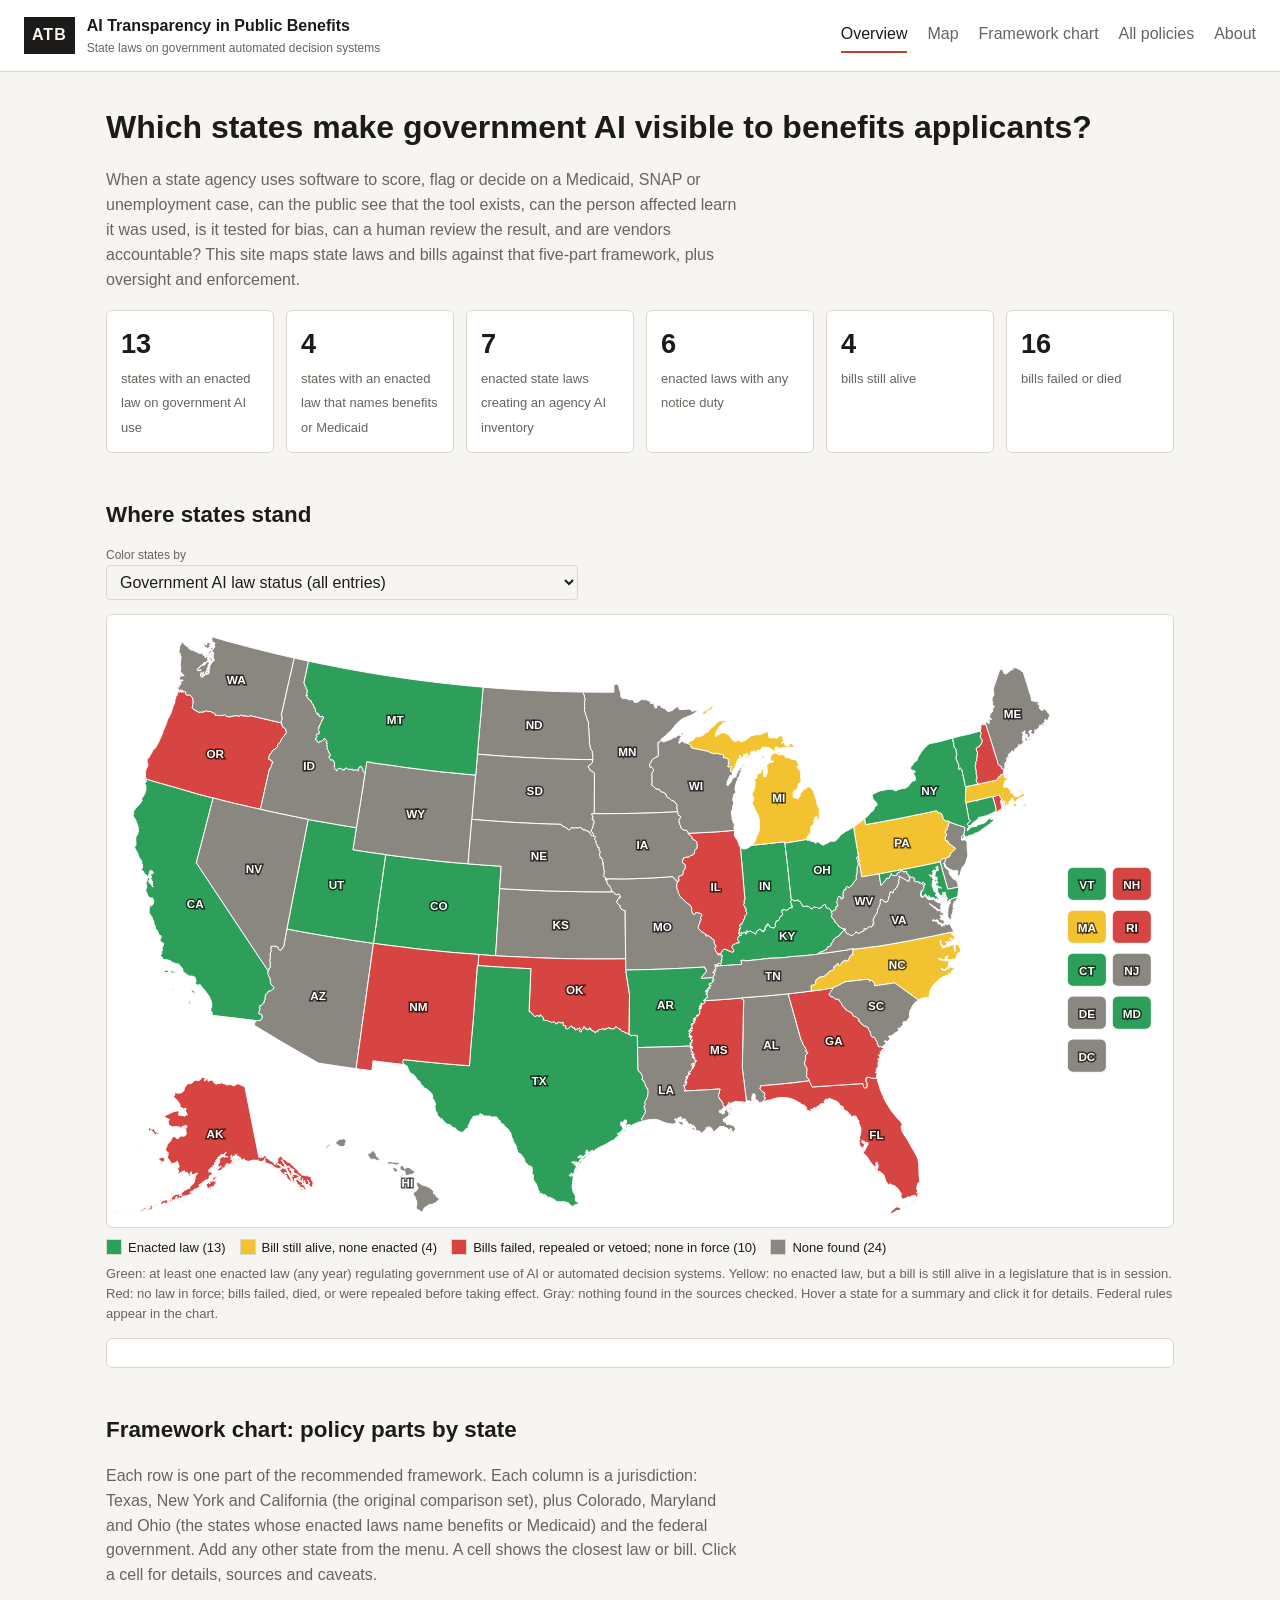
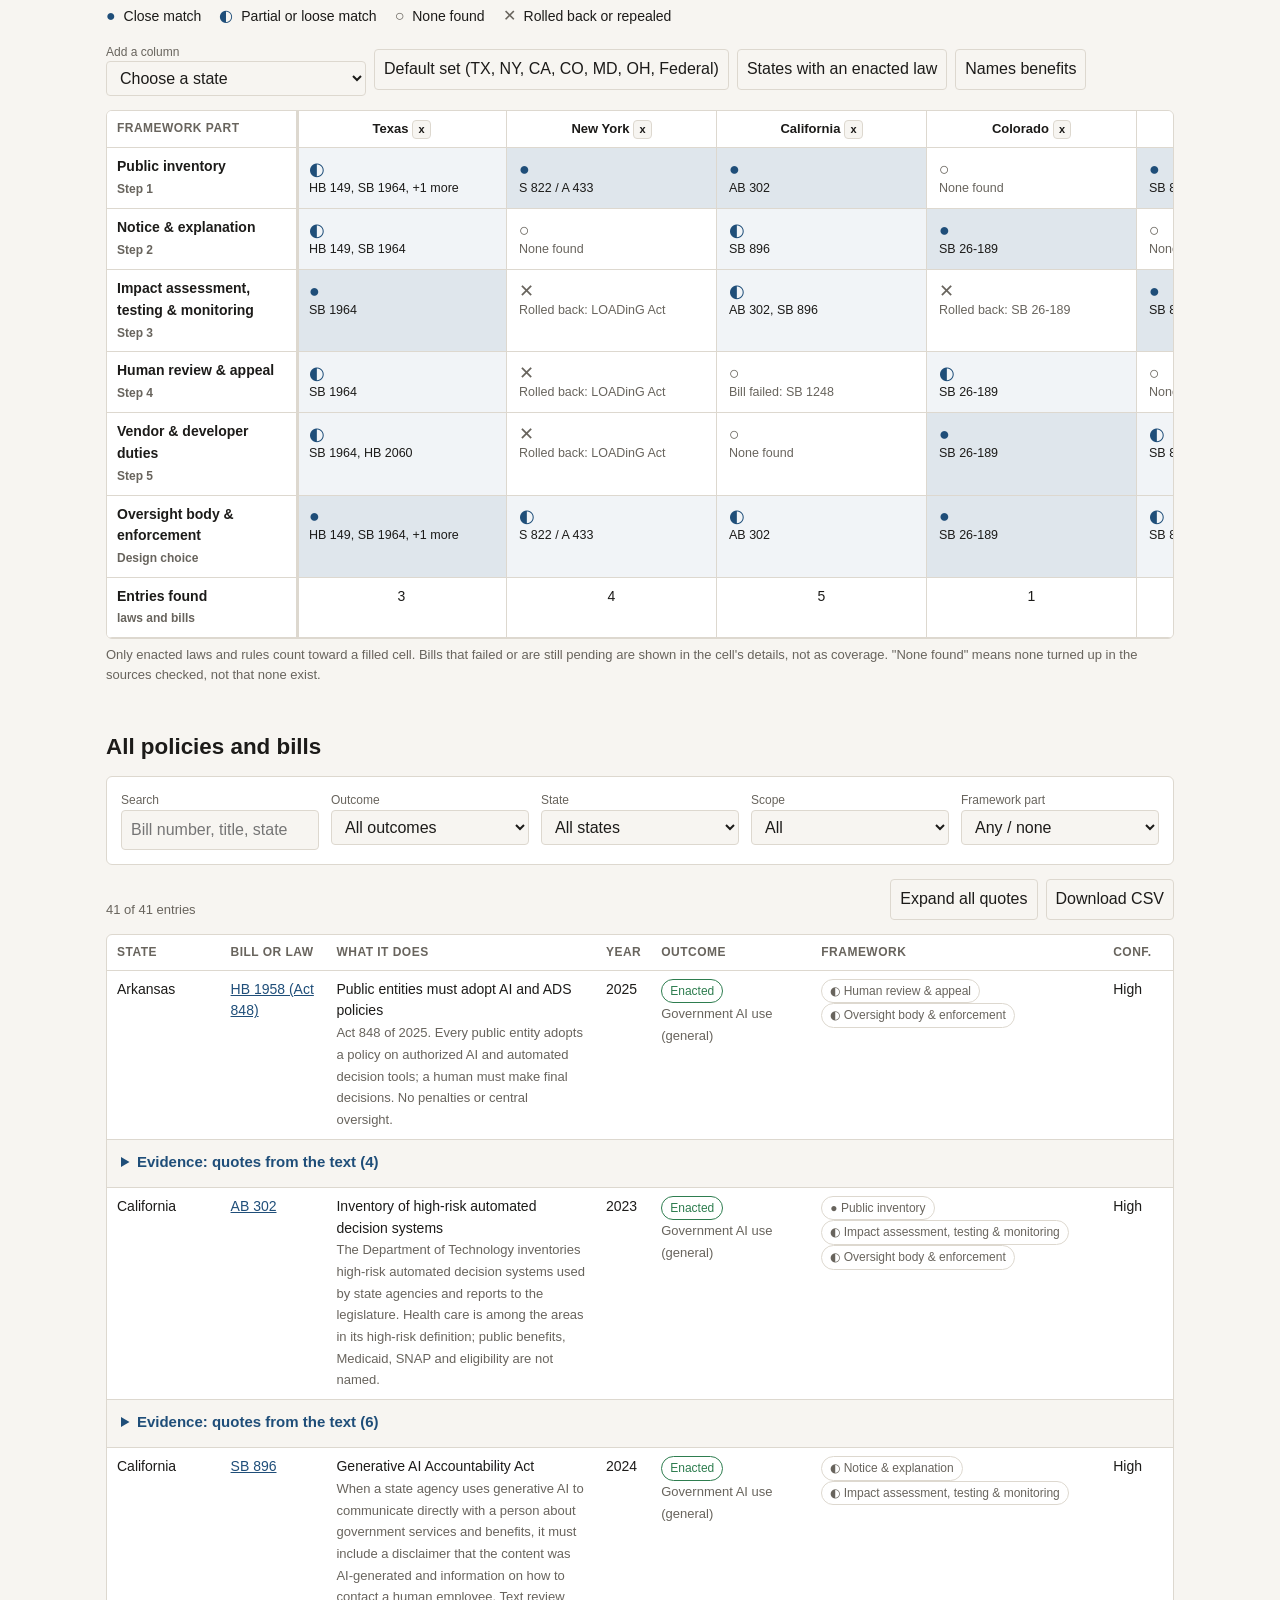
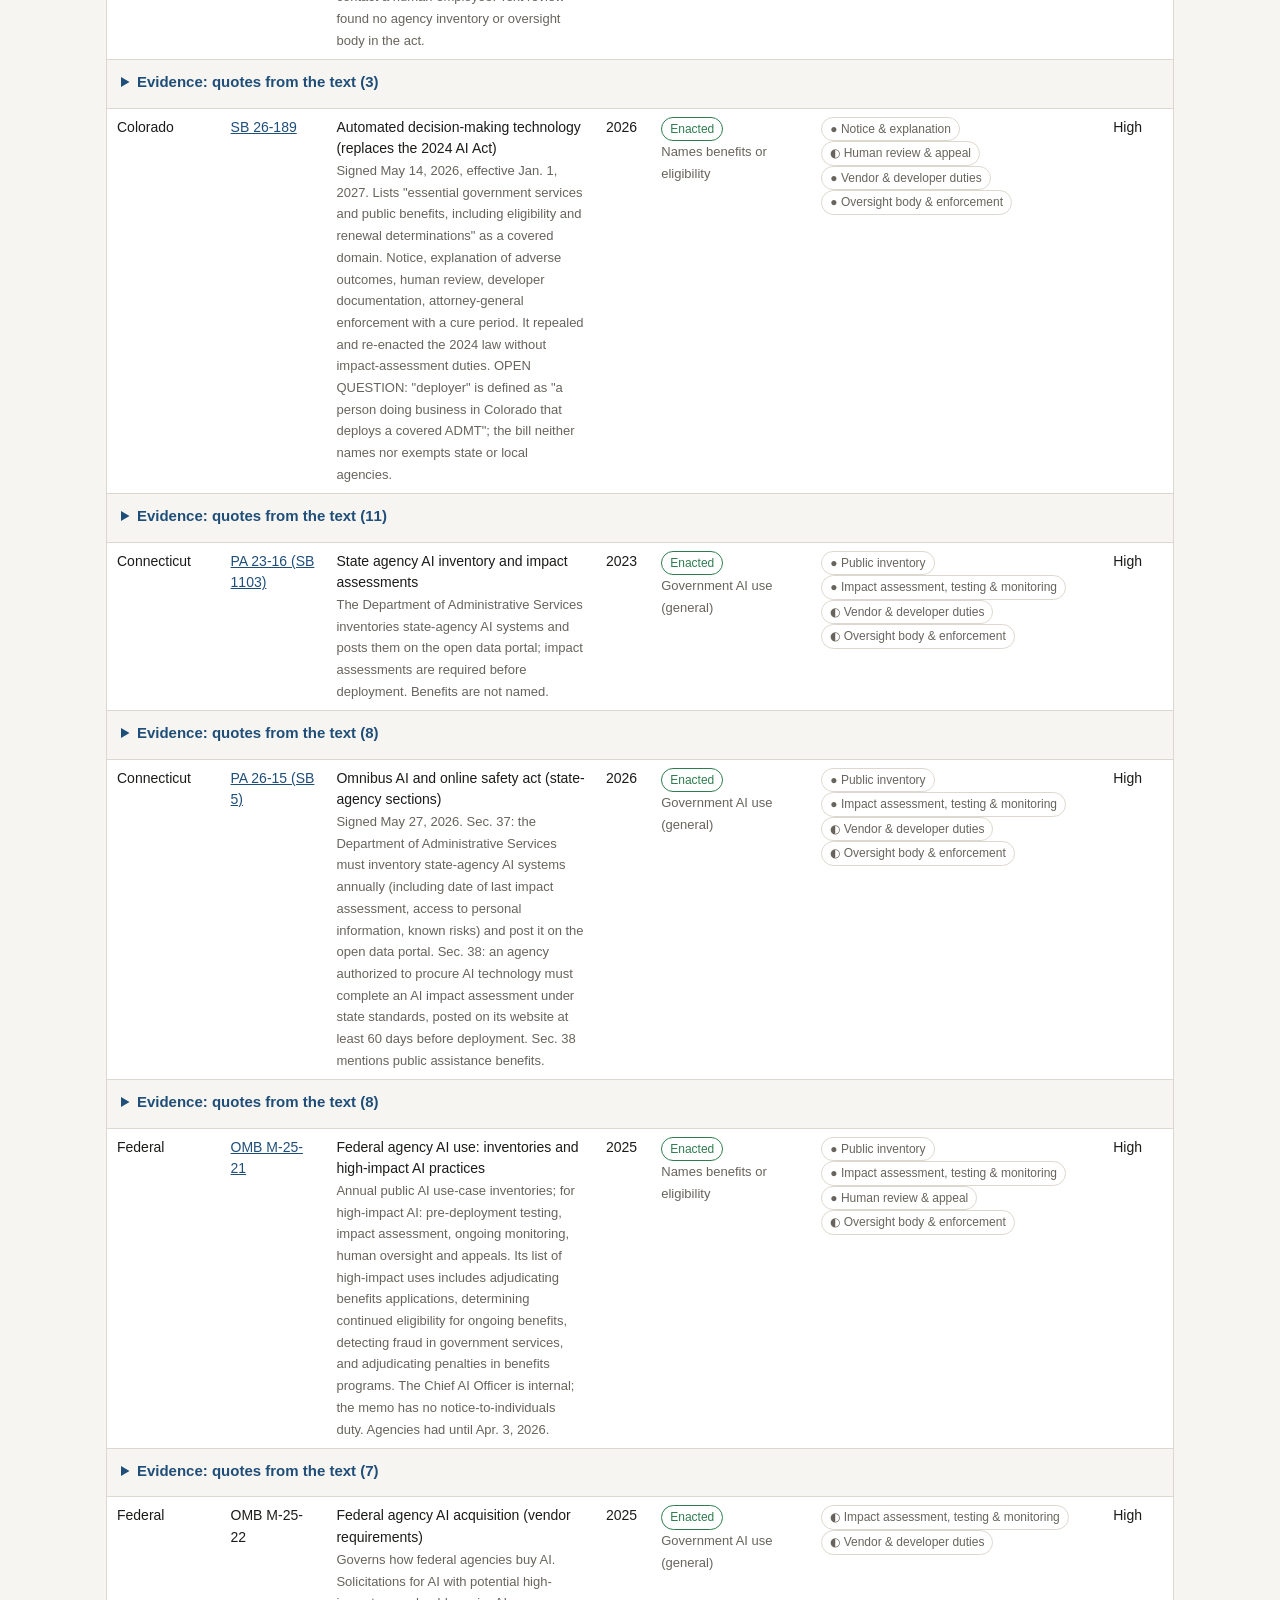
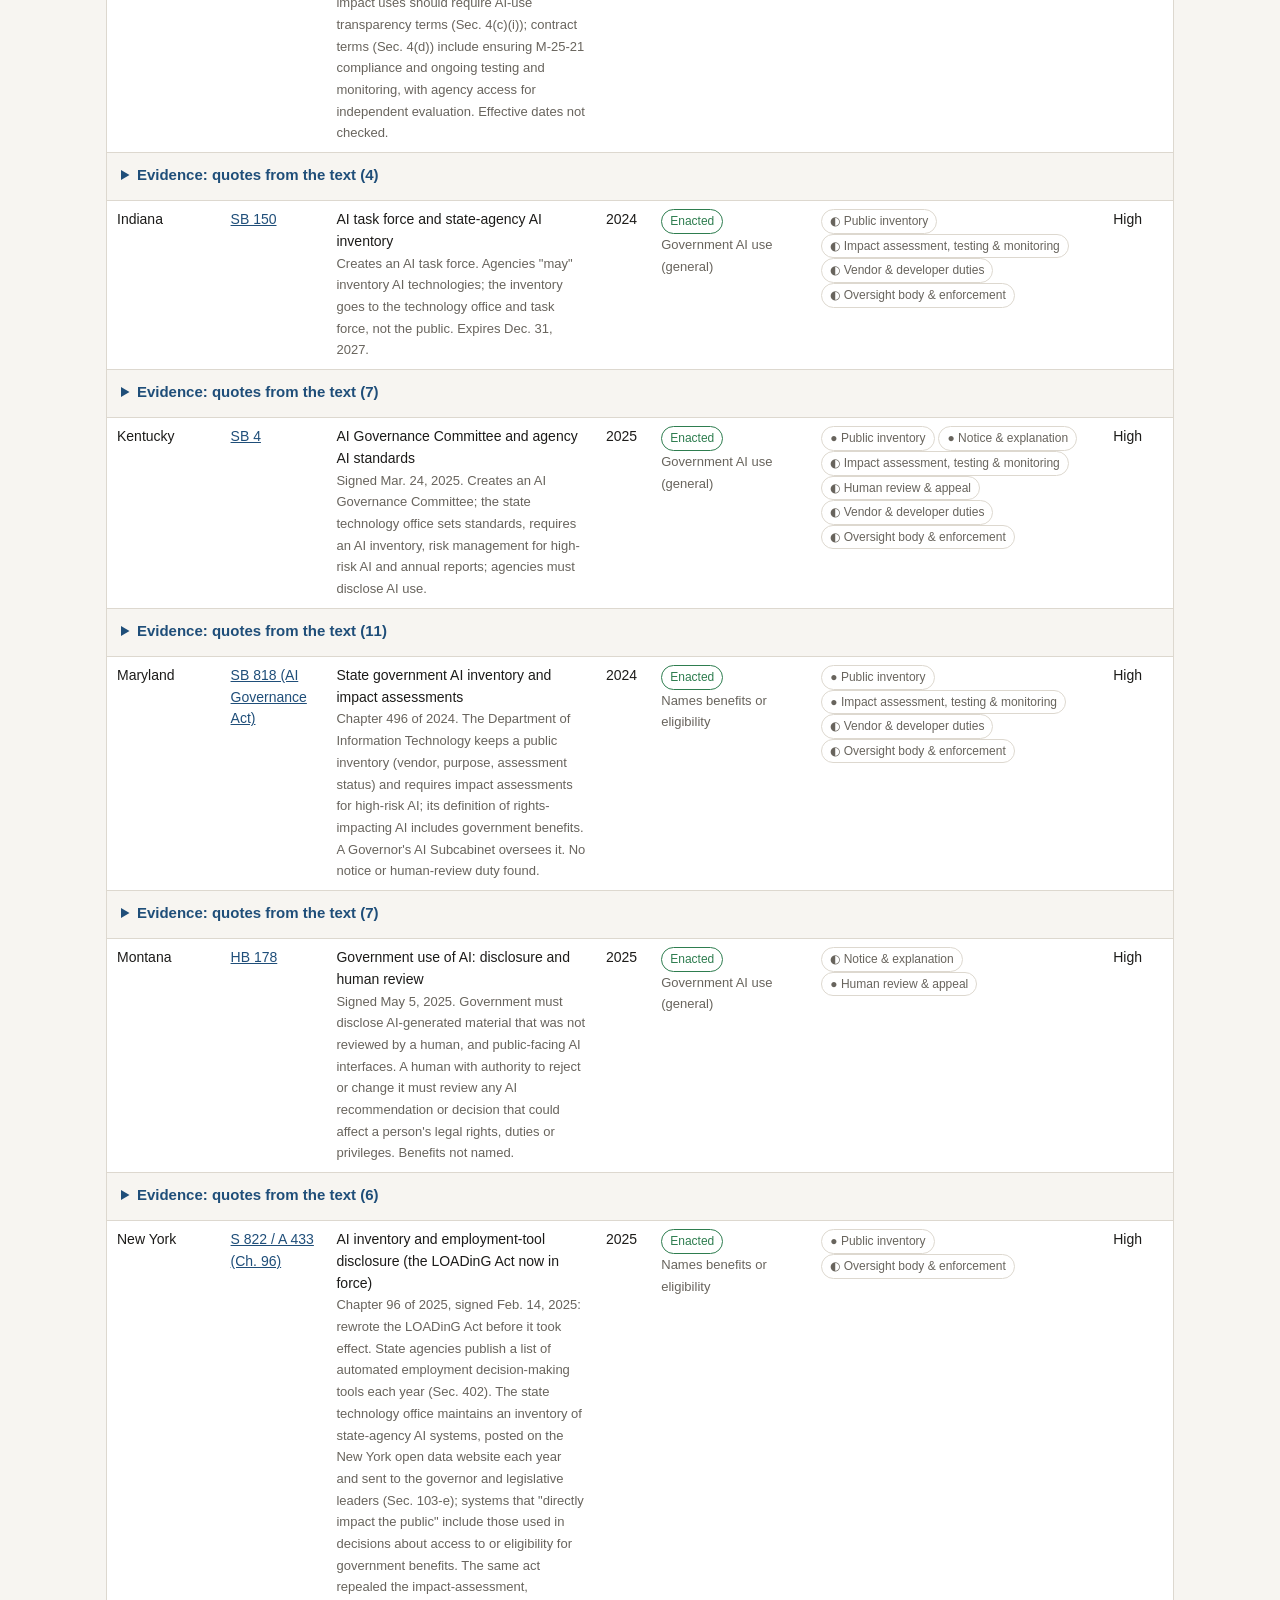
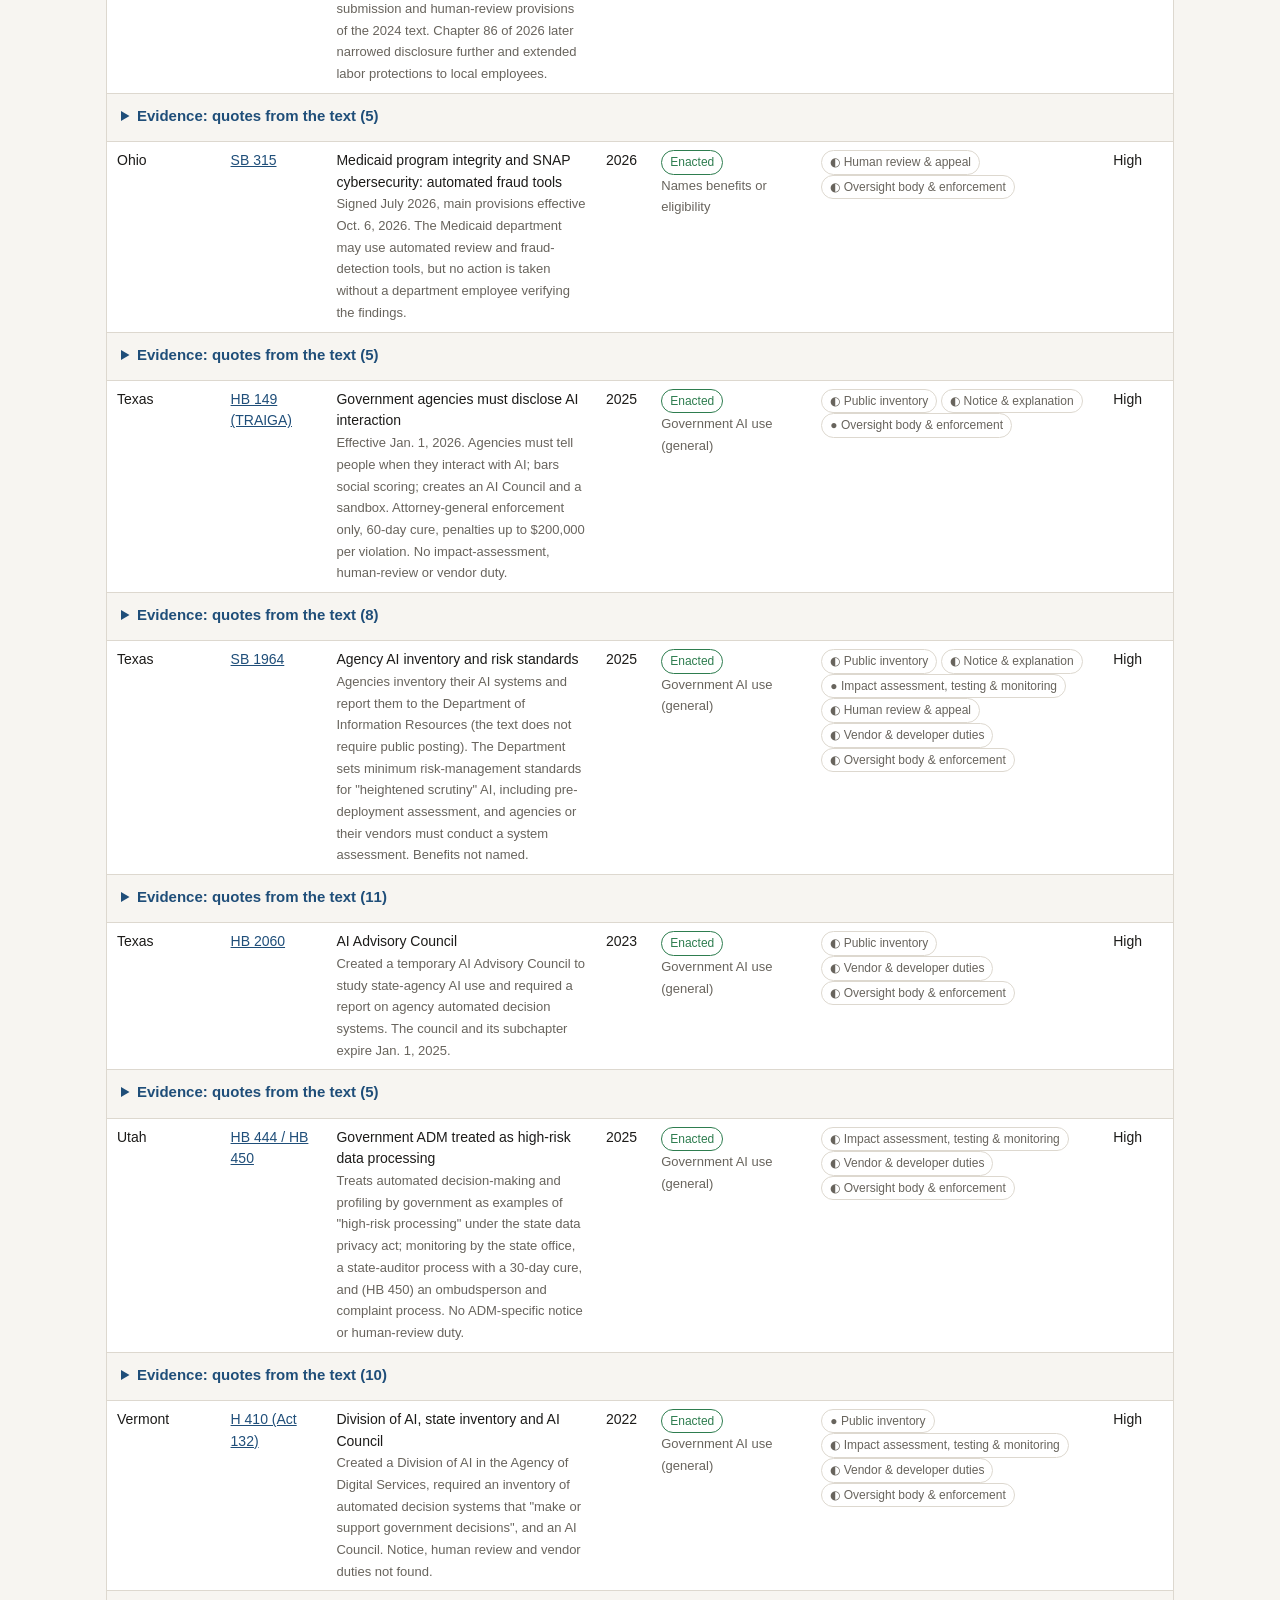
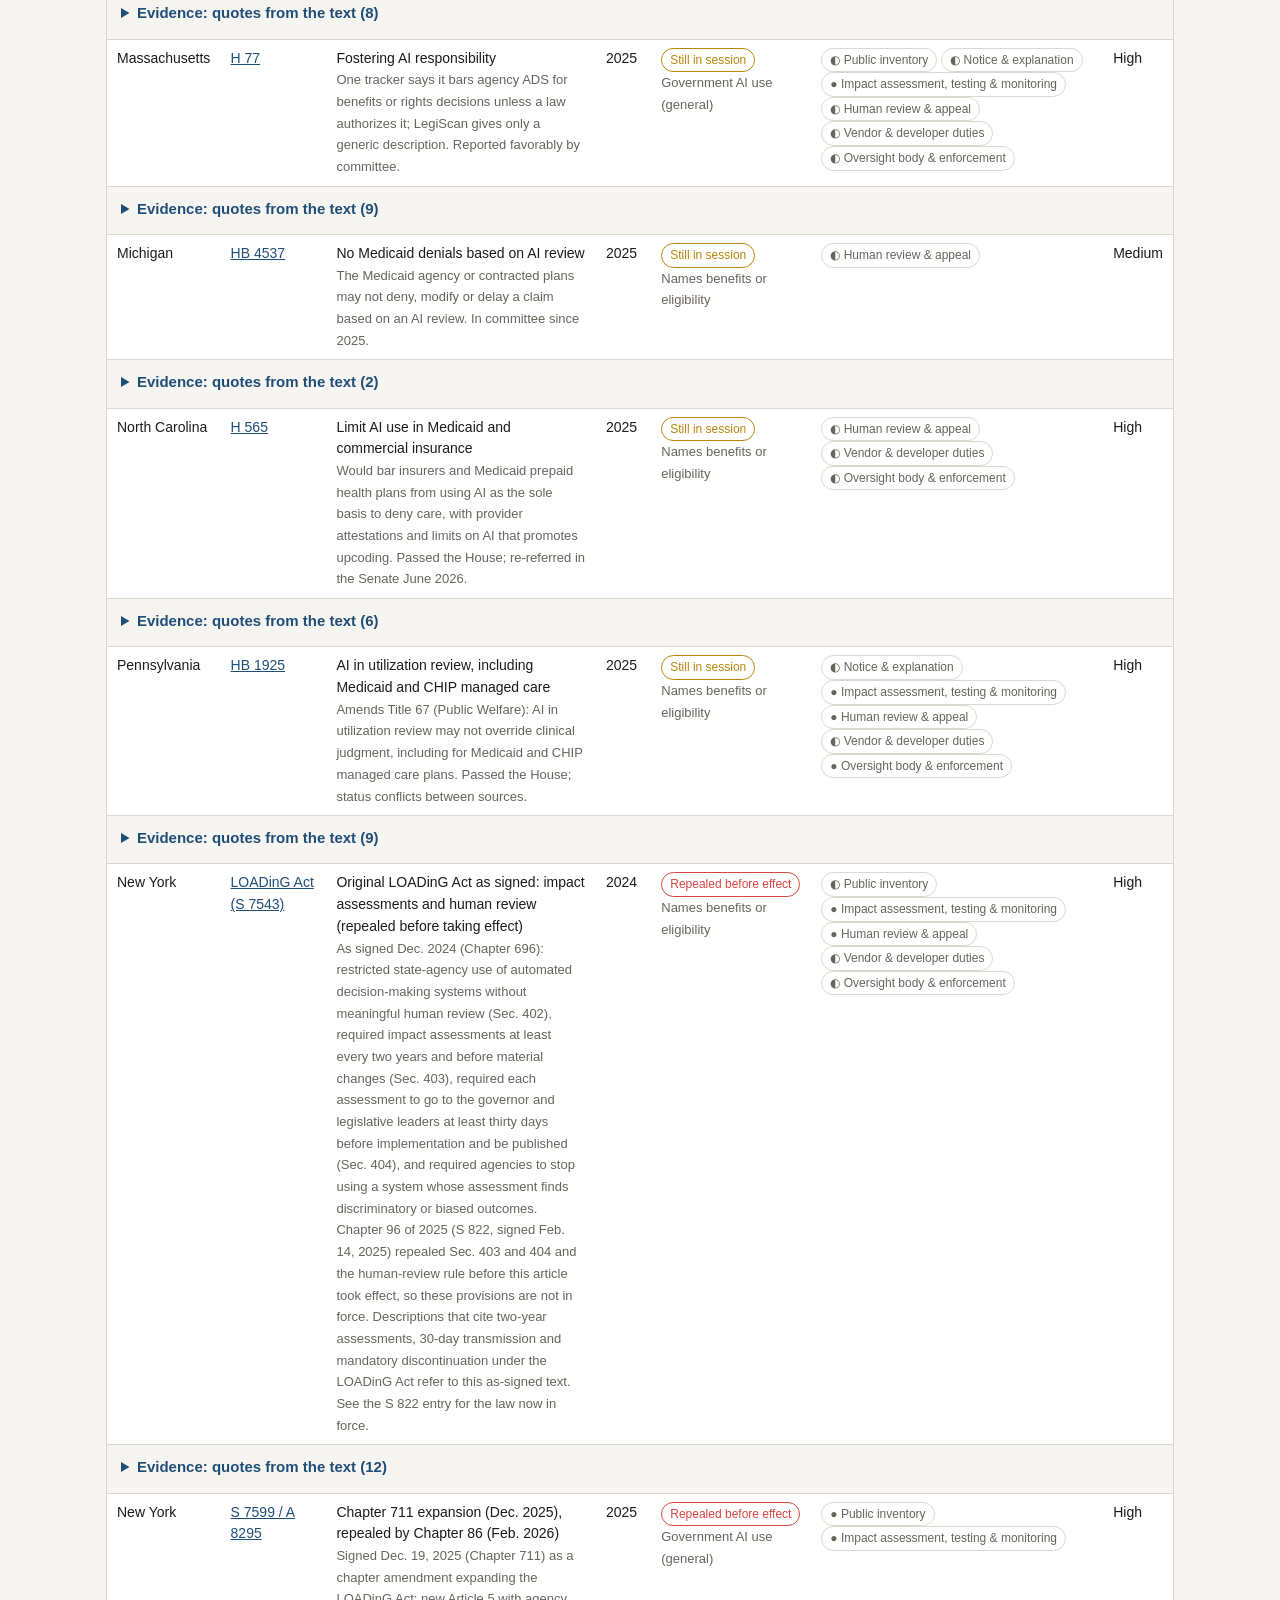
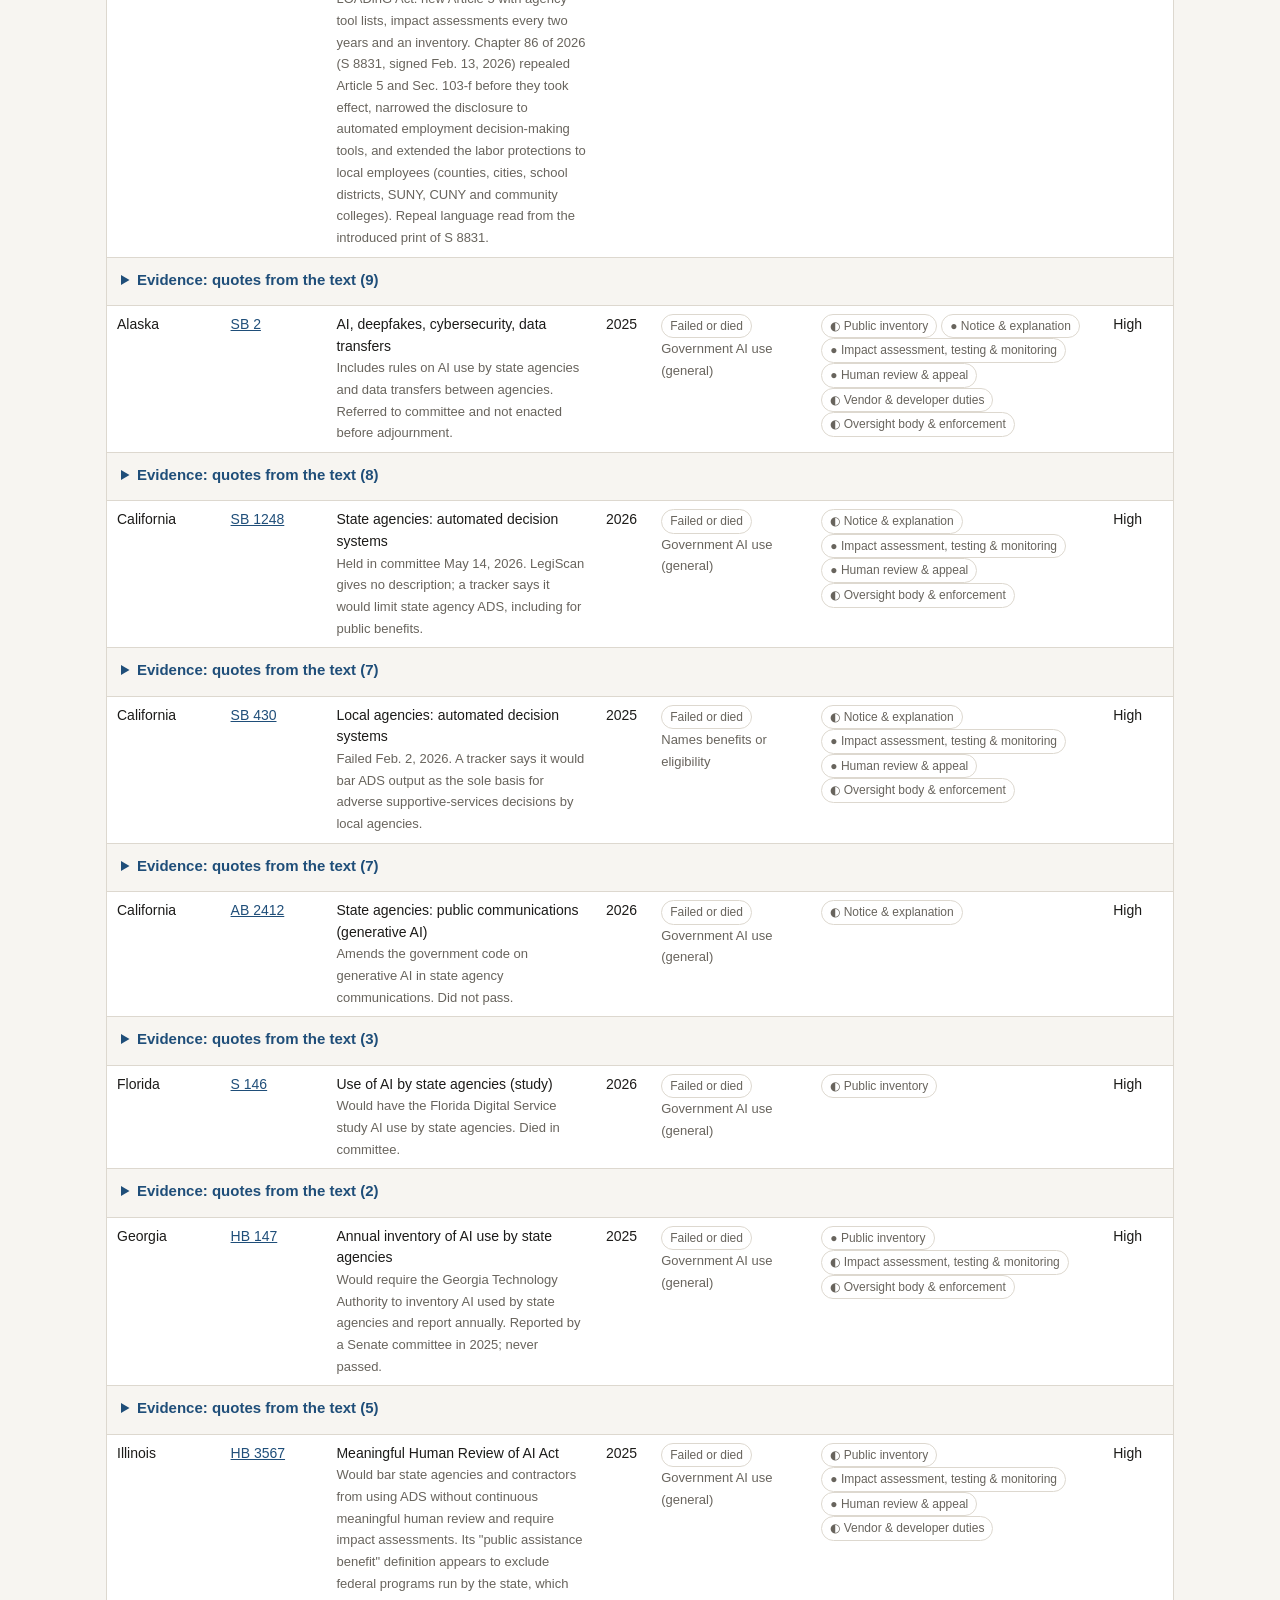
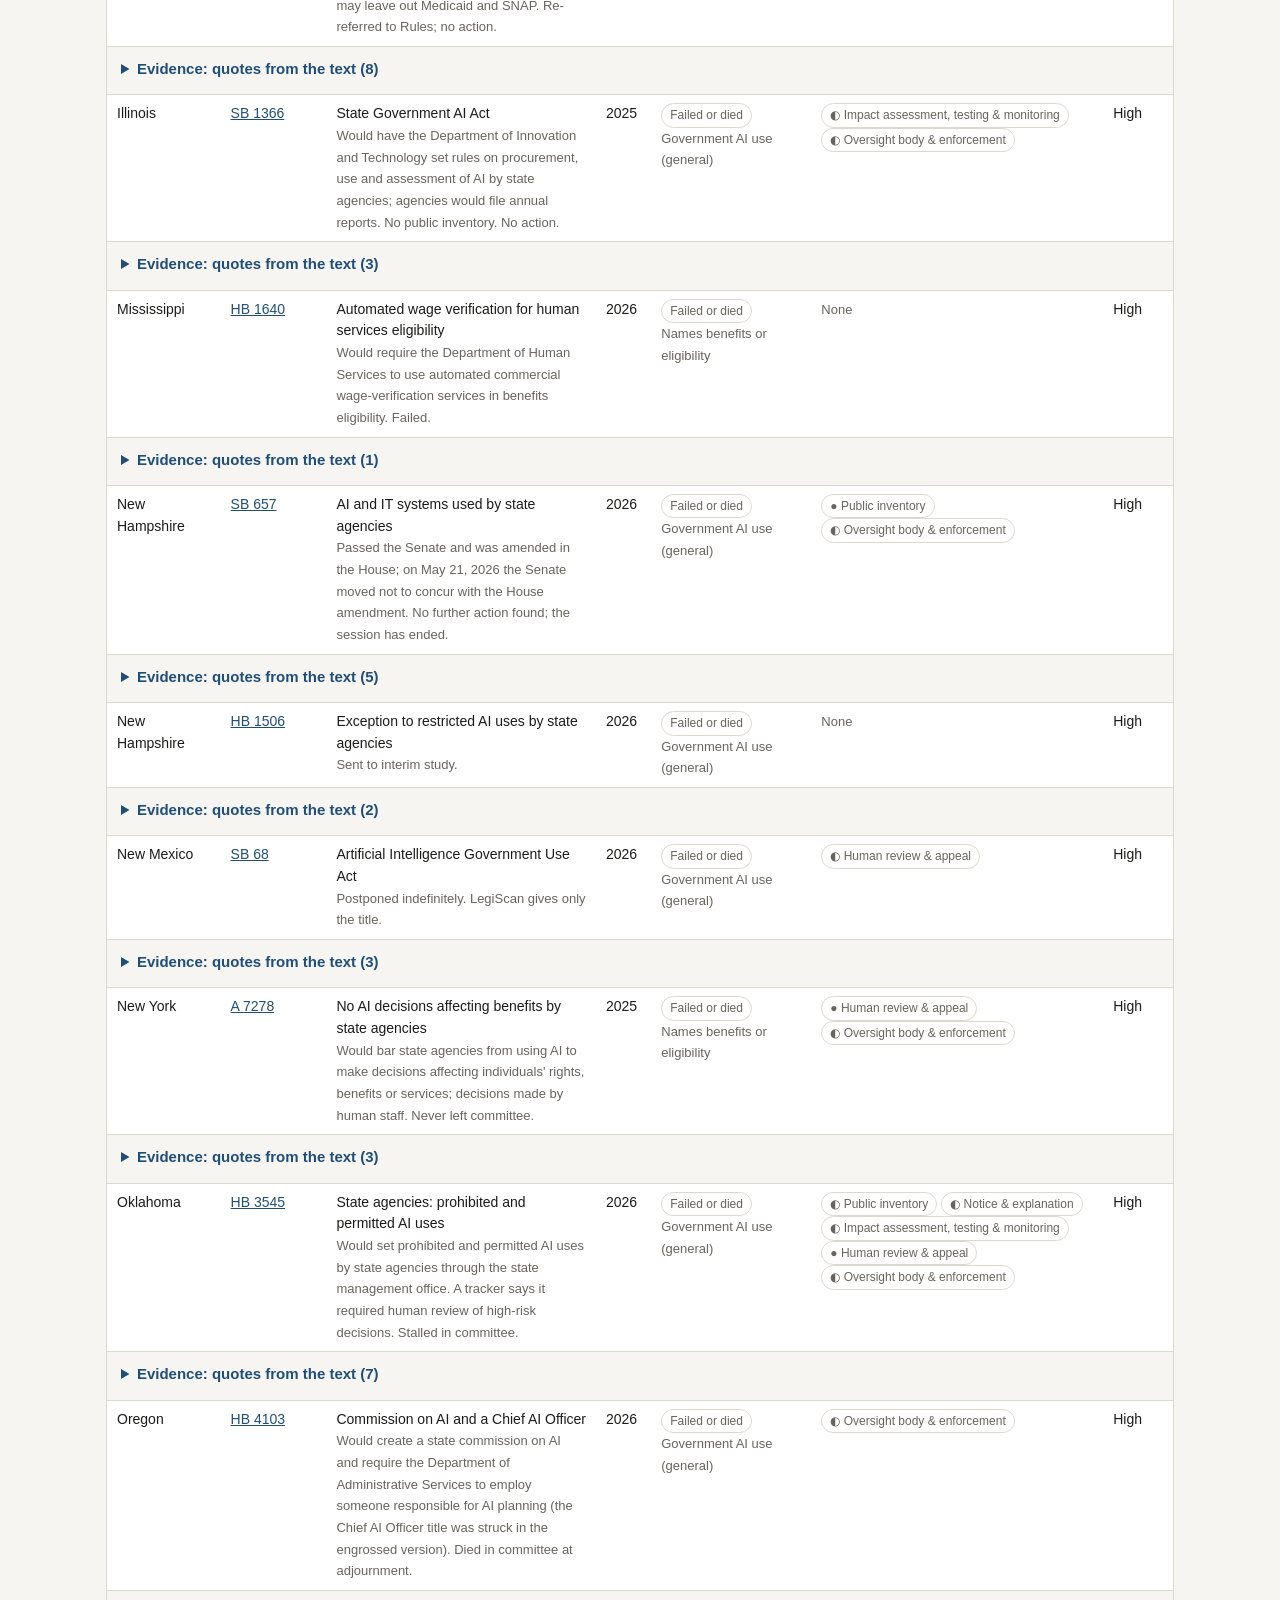
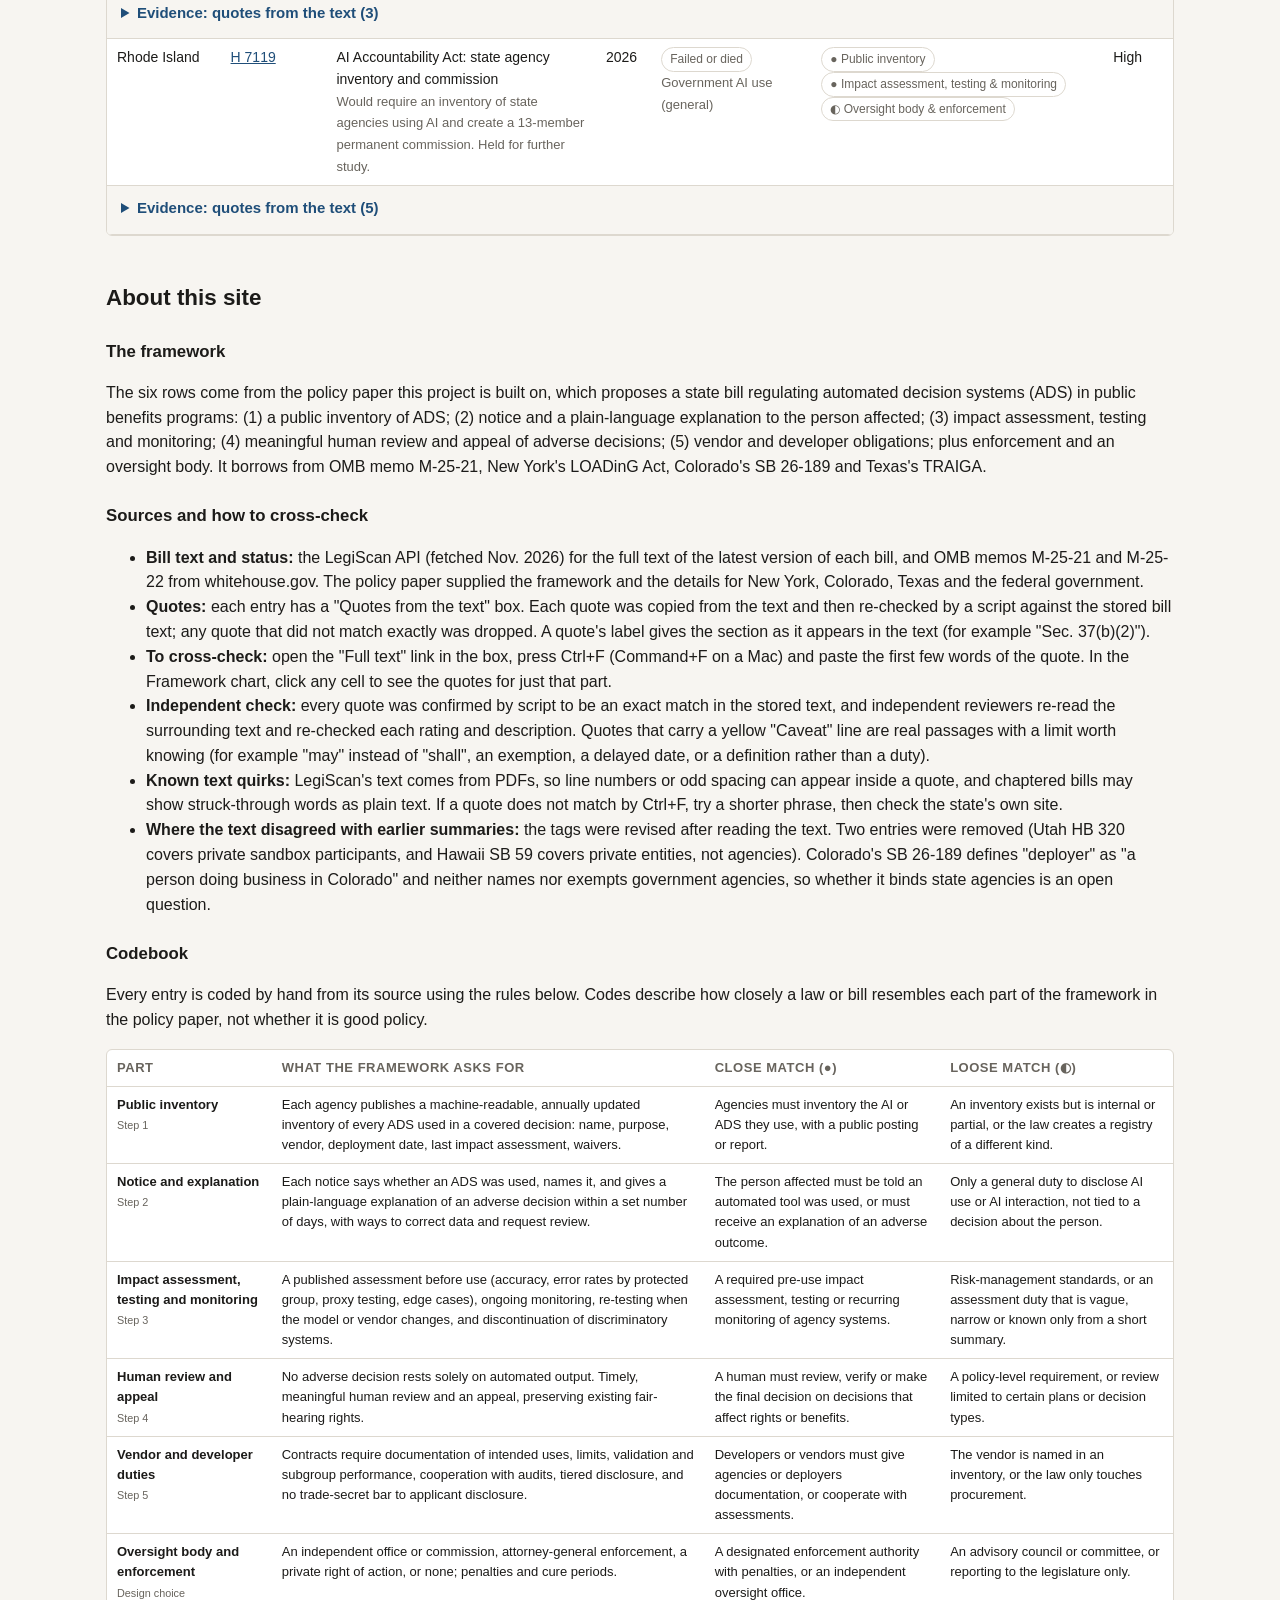
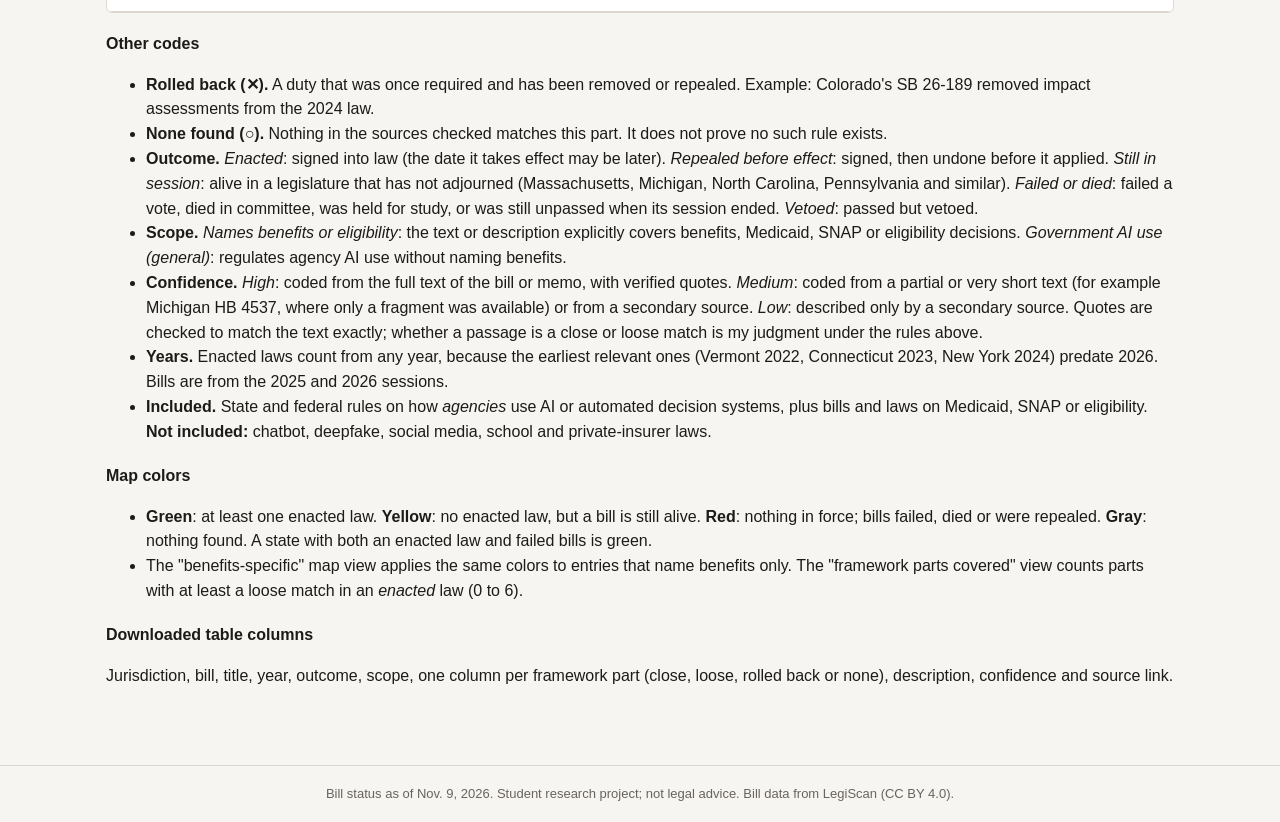
<file: index.html>
<!doctype html>
<html lang="en">
<head>
<meta charset="utf-8">
<meta name="viewport" content="width=device-width,initial-scale=1">
<title>AI Transparency in Public Benefits: State Law Map</title>
<meta name="description" content="Map and framework chart of state laws and bills on government use of automated decision systems, focused on public benefits programs like Medicaid and SNAP.">
<link rel="stylesheet" href="styles.css?v=20261122">
</head>
<body>
<header class="site-header">
  <a class="brand" href="#overview"><span class="logo">ATB</span><span><b>AI Transparency in Public Benefits</b><small>State laws on government automated decision systems</small></span></a>
  <button id="menuBtn" aria-label="Open navigation menu" aria-expanded="false">Menu</button>
  <nav id="nav">
    <a href="#overview">Overview</a>
    <a href="#map">Map</a>
    <a href="#chart">Framework chart</a>
    <a href="#laws">All policies</a>
    <a href="#about">About</a>
  </nav>
</header>

<main>
  <section id="overview">
    <h1>Which states make government AI visible to benefits applicants?</h1>
    <p class="lede">When a state agency uses software to score, flag or decide on a Medicaid, SNAP or unemployment case, can the public see that the tool exists, can the person affected learn it was used, is it tested for bias, can a human review the result, and are vendors accountable? This site maps state laws and bills against that five-part framework, plus oversight and enforcement.</p>
    <div class="stats" id="stats"></div>
  </section>

  <section id="map">
    <h2>Where states stand</h2>
    <div class="bar">
      <div class="field"><label for="metric">Color states by</label><select id="metric"></select></div>
    </div>
    <div id="mapHost"></div>
    <div id="statePanel" class="panel" aria-live="polite"></div>
  </section>

  <section id="chart">
    <h2>Framework chart: policy parts by state</h2>
    <p class="lede">Each row is one part of the recommended framework. Each column is a jurisdiction: Texas, New York and California (the original comparison set), plus Colorado, Maryland and Ohio (the states whose enacted laws name benefits or Medicaid) and the federal government. Add any other state from the menu. A cell shows the closest law or bill. Click a cell for details, sources and caveats.</p>
    <div class="legend2" aria-label="Chart key">
      <span><i class="dot l2">●</i> Close match</span>
      <span><i class="dot l1">◐</i> Partial or loose match</span>
      <span><i class="dot l0">○</i> None found</span>
      <span><i class="dot l0">✕</i> Rolled back or repealed</span>
    </div>
    <div class="bar" id="colBar"></div>
    <div class="scroll" id="chartHost"></div>
    <p class="small">Only enacted laws and rules count toward a filled cell. Bills that failed or are still pending are shown in the cell's details, not as coverage. "None found" means none turned up in the sources checked, not that none exist.</p>
  </section>

  <section id="laws">
    <h2>All policies and bills</h2>
    <div class="filters">
      <div><label for="q">Search</label><input id="q" type="search" placeholder="Bill number, title, state"></div>
      <div><label for="fst">Outcome</label><select id="fst"></select></div>
      <div><label for="fs">State</label><select id="fs"></select></div>
      <div><label for="fsc">Scope</label><select id="fsc"></select></div>
      <div><label for="ff">Framework part</label><select id="ff"></select></div>
    </div>
    <div class="bar"><span id="lawCount" class="small"></span><span class="sp"></span><button id="toggleQ" data-open="0">Expand all quotes</button><button id="csv">Download CSV</button></div>
    <div class="scroll"><table id="lawTable"><thead><tr><th>State</th><th>Bill or law</th><th>What it does</th><th>Year</th><th>Outcome</th><th>Framework</th><th>Conf.</th></tr></thead><tbody></tbody></table></div>
  </section>

  <section id="about">
    <h2>About this site</h2>
    <h3>The framework</h3>
    <p>The six rows come from the policy paper this project is built on, which proposes a state bill regulating automated decision systems (ADS) in public benefits programs: (1) a public inventory of ADS; (2) notice and a plain-language explanation to the person affected; (3) impact assessment, testing and monitoring; (4) meaningful human review and appeal of adverse decisions; (5) vendor and developer obligations; plus enforcement and an oversight body. It borrows from OMB memo M-25-21, New York's LOADinG Act, Colorado's SB 26-189 and Texas's TRAIGA.</p>
    <h3>Sources and how to cross-check</h3>
    <ul>
      <li><b>Bill text and status:</b> the LegiScan API (fetched Nov. 2026) for the full text of the latest version of each bill, and OMB memos M-25-21 and M-25-22 from whitehouse.gov. The policy paper supplied the framework and the details for New York, Colorado, Texas and the federal government.</li>
      <li><b>Quotes:</b> each entry has a "Quotes from the text" box. Each quote was copied from the text and then re-checked by a script against the stored bill text; any quote that did not match exactly was dropped. A quote's label gives the section as it appears in the text (for example "Sec. 37(b)(2)").</li>
      <li><b>To cross-check:</b> open the "Full text" link in the box, press Ctrl+F (Command+F on a Mac) and paste the first few words of the quote. In the Framework chart, click any cell to see the quotes for just that part.</li>
      <li><b>Independent check:</b> every quote was confirmed by script to be an exact match in the stored text, and independent reviewers re-read the surrounding text and re-checked each rating and description. Quotes that carry a yellow "Caveat" line are real passages with a limit worth knowing (for example "may" instead of "shall", an exemption, a delayed date, or a definition rather than a duty).</li>
      <li><b>Known text quirks:</b> LegiScan's text comes from PDFs, so line numbers or odd spacing can appear inside a quote, and chaptered bills may show struck-through words as plain text. If a quote does not match by Ctrl+F, try a shorter phrase, then check the state's own site.</li>
      <li><b>Where the text disagreed with earlier summaries:</b> the tags were revised after reading the text. Two entries were removed (Utah HB 320 covers private sandbox participants, and Hawaii SB 59 covers private entities, not agencies). Colorado's SB 26-189 defines "deployer" as "a person doing business in Colorado" and neither names nor exempts government agencies, so whether it binds state agencies is an open question.</li>
    </ul>
    <h3>Codebook</h3>
    <p>Every entry is coded by hand from its source using the rules below. Codes describe how closely a law or bill resembles each part of the framework in the policy paper, not whether it is good policy.</p>
    <div class="scroll"><table class="code">
      <thead><tr><th>Part</th><th>What the framework asks for</th><th>Close match (●)</th><th>Loose match (◐)</th></tr></thead>
      <tbody>
        <tr><th scope="row">Public inventory<br><small>Step 1</small></th><td>Each agency publishes a machine-readable, annually updated inventory of every ADS used in a covered decision: name, purpose, vendor, deployment date, last impact assessment, waivers.</td><td>Agencies must inventory the AI or ADS they use, with a public posting or report.</td><td>An inventory exists but is internal or partial, or the law creates a registry of a different kind.</td></tr>
        <tr><th scope="row">Notice and explanation<br><small>Step 2</small></th><td>Each notice says whether an ADS was used, names it, and gives a plain-language explanation of an adverse decision within a set number of days, with ways to correct data and request review.</td><td>The person affected must be told an automated tool was used, or must receive an explanation of an adverse outcome.</td><td>Only a general duty to disclose AI use or AI interaction, not tied to a decision about the person.</td></tr>
        <tr><th scope="row">Impact assessment, testing and monitoring<br><small>Step 3</small></th><td>A published assessment before use (accuracy, error rates by protected group, proxy testing, edge cases), ongoing monitoring, re-testing when the model or vendor changes, and discontinuation of discriminatory systems.</td><td>A required pre-use impact assessment, testing or recurring monitoring of agency systems.</td><td>Risk-management standards, or an assessment duty that is vague, narrow or known only from a short summary.</td></tr>
        <tr><th scope="row">Human review and appeal<br><small>Step 4</small></th><td>No adverse decision rests solely on automated output. Timely, meaningful human review and an appeal, preserving existing fair-hearing rights.</td><td>A human must review, verify or make the final decision on decisions that affect rights or benefits.</td><td>A policy-level requirement, or review limited to certain plans or decision types.</td></tr>
        <tr><th scope="row">Vendor and developer duties<br><small>Step 5</small></th><td>Contracts require documentation of intended uses, limits, validation and subgroup performance, cooperation with audits, tiered disclosure, and no trade-secret bar to applicant disclosure.</td><td>Developers or vendors must give agencies or deployers documentation, or cooperate with assessments.</td><td>The vendor is named in an inventory, or the law only touches procurement.</td></tr>
        <tr><th scope="row">Oversight body and enforcement<br><small>Design choice</small></th><td>An independent office or commission, attorney-general enforcement, a private right of action, or none; penalties and cure periods.</td><td>A designated enforcement authority with penalties, or an independent oversight office.</td><td>An advisory council or committee, or reporting to the legislature only.</td></tr>
      </tbody>
    </table></div>
    <h4>Other codes</h4>
    <ul>
      <li><b>Rolled back (✕).</b> A duty that was once required and has been removed or repealed. Example: Colorado's SB 26-189 removed impact assessments from the 2024 law.</li>
      <li><b>None found (○).</b> Nothing in the sources checked matches this part. It does not prove no such rule exists.</li>
      <li><b>Outcome.</b> <i>Enacted</i>: signed into law (the date it takes effect may be later). <i>Repealed before effect</i>: signed, then undone before it applied. <i>Still in session</i>: alive in a legislature that has not adjourned (Massachusetts, Michigan, North Carolina, Pennsylvania and similar). <i>Failed or died</i>: failed a vote, died in committee, was held for study, or was still unpassed when its session ended. <i>Vetoed</i>: passed but vetoed.</li>
      <li><b>Scope.</b> <i>Names benefits or eligibility</i>: the text or description explicitly covers benefits, Medicaid, SNAP or eligibility decisions. <i>Government AI use (general)</i>: regulates agency AI use without naming benefits.</li>
      <li><b>Confidence.</b> <i>High</i>: coded from the full text of the bill or memo, with verified quotes. <i>Medium</i>: coded from a partial or very short text (for example Michigan HB 4537, where only a fragment was available) or from a secondary source. <i>Low</i>: described only by a secondary source. Quotes are checked to match the text exactly; whether a passage is a close or loose match is my judgment under the rules above.</li>
      <li><b>Years.</b> Enacted laws count from any year, because the earliest relevant ones (Vermont 2022, Connecticut 2023, New York 2024) predate 2026. Bills are from the 2025 and 2026 sessions.</li>
      <li><b>Included.</b> State and federal rules on how <i>agencies</i> use AI or automated decision systems, plus bills and laws on Medicaid, SNAP or eligibility. <b>Not included:</b> chatbot, deepfake, social media, school and private-insurer laws.</li>
    </ul>
    <h4>Map colors</h4>
    <ul>
      <li><b>Green</b>: at least one enacted law. <b>Yellow</b>: no enacted law, but a bill is still alive. <b>Red</b>: nothing in force; bills failed, died or were repealed. <b>Gray</b>: nothing found. A state with both an enacted law and failed bills is green.</li>
      <li>The "benefits-specific" map view applies the same colors to entries that name benefits only. The "framework parts covered" view counts parts with at least a loose match in an <i>enacted</i> law (0 to 6).</li>
    </ul>
    <h4>Downloaded table columns</h4>
    <p>Jurisdiction, bill, title, year, outcome, scope, one column per framework part (close, loose, rolled back or none), description, confidence and source link.</p>
  </section>
</main>

<dialog id="dlg"><div id="dlgBody"></div><form method="dialog"><button>Close</button></form></dialog>
<footer class="site-footer">Bill status as of Nov. 9, 2026. Student research project; not legal advice. Bill data from LegiScan (CC BY 4.0).</footer>

<script src="vendor/d3-array.min.js"></script>
<script src="vendor/d3-geo.min.js"></script>
<script src="vendor/topojson-client.min.js"></script>
<script src="vendor/us-states.js"></script>
<script src="data/policies.js?v=20261122"></script>
<script src="data/quotes.js?v=20261122"></script>
<script src="app.js?v=20261122"></script>
</body>
</html>
</file>
<file: styles.css>
:root{--bg:#f7f5f1;--card:#fff;--ink:#1c1b19;--mute:#68645d;--line:#ddd8cf;--acc:#1f4e79;--acc2:#b4452b;--ok:#2e7d4f;--warn:#b8860b;
  --q0:#e4e0d8;--q1:#cfe0ee;--q2:#9bc0de;--q3:#5f97c4;--q4:#2f6ea3;--q5:#183f66;--mapline:#fff}
@media (prefers-color-scheme:dark){:root{--bg:#161513;--card:#201f1c;--ink:#efece6;--mute:#a09b92;--line:#38352f;--acc:#7fb2e0;--acc2:#e58a73;--ok:#6cc08c;--warn:#e0b84a;
  --q0:#2d2b27;--q1:#24415a;--q2:#2d6086;--q3:#3f84b5;--q4:#6aaadb;--q5:#a9d2f0;--mapline:#161513}}
*{box-sizing:border-box}
html{scroll-behavior:smooth;scroll-padding-top:80px}
body{margin:0;background:var(--bg);color:var(--ink);font:16px/1.55 -apple-system,BlinkMacSystemFont,"Segoe UI",Roboto,sans-serif}
a{color:var(--acc)}
.site-header{display:flex;align-items:center;justify-content:space-between;gap:16px;padding:14px 24px;border-bottom:1px solid var(--line);background:var(--card);position:sticky;top:0;z-index:5;flex-wrap:wrap}
.brand{display:flex;gap:12px;align-items:center;text-decoration:none;color:var(--ink)}
.brand small{display:block;color:var(--mute);font-size:12px}
.logo{background:var(--ink);color:var(--bg);font-weight:800;padding:6px 8px;letter-spacing:1px}
nav{display:flex;gap:20px;flex-wrap:wrap}
nav a{color:var(--mute);text-decoration:none;padding:4px 0;border-bottom:2px solid transparent}
nav a.on{color:var(--ink);border-color:var(--acc2)}
#menuBtn{display:none}
main{max-width:1100px;margin:0 auto;padding:24px 16px 60px}
h1{font-size:2rem;margin:.2em 0}
h2{font-size:1.4rem;margin:2em 0 .5em}
h3{font-size:1.05rem;margin:1.4em 0 .3em}
.lede{color:var(--mute);max-width:72ch}
.note{background:var(--card);border-left:4px solid var(--warn);padding:10px 14px;margin:16px 0;color:var(--mute)}
.stats{display:grid;grid-template-columns:repeat(auto-fit,minmax(150px,1fr));gap:12px;margin:18px 0}
.stat{background:var(--card);border:1px solid var(--line);padding:12px 14px;border-radius:6px}
.stat b{font-size:1.7rem;display:block}.stat span{color:var(--mute);font-size:13px}
label{font-size:12px;color:var(--mute);display:block}
input,select,button{font:inherit;color:var(--ink);background:var(--bg);border:1px solid var(--line);padding:7px 9px;border-radius:4px;width:100%}
button{cursor:pointer;width:auto}button:hover{border-color:var(--acc)}
button.on{background:var(--ink);color:var(--bg)}
:focus-visible{outline:2px solid var(--acc);outline-offset:2px}
.bar{display:flex;gap:8px;align-items:flex-end;margin:14px 0;flex-wrap:wrap}.bar .sp{flex:1}
.field{min-width:260px}
.filters{display:grid;grid-template-columns:repeat(auto-fit,minmax(170px,1fr));gap:12px;background:var(--card);border:1px solid var(--line);padding:14px;border-radius:6px}
.scroll{overflow-x:auto;border:1px solid var(--line);border-radius:6px;background:var(--card)}
table{width:100%;border-collapse:collapse;font-size:14px}
th,td{text-align:left;padding:8px 10px;border-bottom:1px solid var(--line);vertical-align:top}
th{font-size:12px;text-transform:uppercase;letter-spacing:.04em;color:var(--mute);white-space:nowrap}
.pill{display:inline-block;font-size:12px;padding:2px 8px;border-radius:99px;border:1px solid var(--line);color:var(--mute);white-space:nowrap}
.pill.E{color:var(--ok);border-color:var(--ok)}.pill.P{color:var(--warn);border-color:var(--warn)}
.small{color:var(--mute);font-size:13px;margin:6px 0 0}
/* map */
.mapwrap{position:relative;background:var(--card);border:1px solid var(--line);border-radius:6px;padding:8px}
.mapwrap svg{width:100%;height:auto;display:block}
.st{stroke:var(--mapline);stroke-width:1;cursor:pointer;outline:none;transition:filter .1s}
.q0{fill:var(--q0)}.q1{fill:var(--q1)}.q2{fill:var(--q2)}.q3{fill:var(--q3)}.q4{fill:var(--q4)}.q5{fill:var(--q5)}
.s-pass{fill:#2e9e5b}.s-pend{fill:#f2c230}.s-fail{fill:#d64541}.s-none{fill:#8a8780}
.sw.s-pass{background:#2e9e5b}.sw.s-pend{background:#f2c230}.sw.s-fail{background:#d64541}.sw.s-none{background:#8a8780}
@media (prefers-color-scheme:dark){.s-pass,.sw.s-pass{fill:#3fb571;background:#3fb571}.s-pend,.sw.s-pend{fill:#e0b02a;background:#e0b02a}.s-fail,.sw.s-fail{fill:#e0615d;background:#e0615d}.s-none,.sw.s-none{fill:#5a5852;background:#5a5852}}
.st:hover,.st:focus{filter:brightness(.85);stroke:var(--ink);stroke-width:1.5}
.st.sel{stroke:var(--acc2);stroke-width:3}
.lb,.stbox text{font-size:12px;font-weight:700;pointer-events:none;fill:#fff;stroke:rgba(0,0,0,.65);stroke-width:3px;paint-order:stroke}
.maptip{position:absolute;z-index:3;background:var(--card);color:var(--ink);border:1px solid var(--ink);border-radius:4px;padding:8px 10px;font-size:13px;line-height:1.4;width:200px;pointer-events:none;box-shadow:0 2px 8px rgba(0,0,0,.2)}
.maptip small{color:var(--mute)}
.legend{display:flex;gap:6px 14px;flex-wrap:wrap;list-style:none;padding:0;margin:10px 0 4px;font-size:13px}
.legend .sw{display:inline-block;width:16px;height:16px;border:1px solid var(--line);vertical-align:-3px;margin-right:6px}
.panel{background:var(--card);border:1px solid var(--line);border-radius:6px;padding:14px 18px;margin-top:14px}
.panel h3{margin:0 0 6px;font-size:1.2rem}
.panel ul{margin:.4em 0;padding-left:1.2em}
.panel li{margin:3px 0}
.mini{display:flex;gap:6px;flex-wrap:wrap;margin:8px 0}
.mini span{font-size:12px;border:1px solid var(--line);border-radius:4px;padding:2px 7px}
/* chart */
.legend2{display:flex;gap:18px;flex-wrap:wrap;font-size:14px;margin:8px 0}
.dot{font-style:normal;font-size:16px;margin-right:4px}
.l2{color:var(--acc)}.l1{color:var(--acc)}.l0{color:var(--mute)}
#colBar{align-items:center}
.chip{padding:4px 10px;border-radius:99px;font-size:13px}
.fwtable{border-collapse:separate;border-spacing:0;min-width:100%}
.fwtable th,.fwtable td{border-right:1px solid var(--line);min-width:150px;max-width:200px}
.fwtable th:first-child,.fwtable td:first-child{position:sticky;left:0;background:var(--card);z-index:1;min-width:190px;max-width:230px;box-shadow:2px 0 0 var(--line)}
.fwtable thead th{text-align:center;color:var(--ink);font-size:13px;text-transform:none;letter-spacing:0;cursor:default}
.fwtable thead th:first-child{text-align:left;color:var(--mute);text-transform:uppercase;font-size:12px;letter-spacing:.04em}
.fwtable th{white-space:normal}
.fwtable tbody th.rowh{background:var(--card);text-transform:none;letter-spacing:0;font-size:14px;color:var(--ink);cursor:default}
.rowh b{display:block;font-size:14px}.rowh small{color:var(--mute);font-size:12px}
.cell{display:block;width:100%;text-align:left;background:none;border:0;padding:2px;border-radius:4px;font-size:12.5px;line-height:1.35;min-height:44px}
.cell:hover{background:var(--bg)}
.cell .sym{font-size:18px;display:block;line-height:1.1}
.cell.c2 .sym,.cell.c1 .sym{color:var(--acc)}.cell.c0{color:var(--mute)}
td.f2{background:color-mix(in srgb,var(--acc) 14%,transparent)}
td.f1{background:color-mix(in srgb,var(--acc) 6%,transparent)}
.cell .more{color:var(--mute)}
.bgtag{font-size:11px;border:1px solid var(--warn);color:var(--warn);border-radius:3px;padding:0 4px}
.xbtn{font-size:11px;padding:0 5px;margin-left:4px;width:auto}
dialog{max-width:640px;width:calc(100% - 32px);background:var(--card);color:var(--ink);border:1px solid var(--line);border-radius:8px;padding:20px}
dialog::backdrop{background:rgba(0,0,0,.45)}
dialog form{margin-top:12px}
.site-footer{border-top:1px solid var(--line);padding:18px 24px;color:var(--mute);font-size:13px;text-align:center}
@media (max-width:760px){
  #menuBtn{display:block}
  nav{display:none;width:100%;flex-direction:column;gap:6px}
  nav.open{display:flex}
  .site-header{padding:12px 16px}
  h1{font-size:1.6rem}
  .field{min-width:100%}
}

.pill.V{color:#d64541;border-color:#d64541}.pill.F{color:var(--mute)}
.panel h4{margin:.8em 0 .2em}
.pill.A{color:var(--warn);border-color:var(--warn)}
.pill.R{color:#d64541;border-color:#d64541}

.code th,.code td{font-size:13px;min-width:140px}.code th small{color:var(--mute);font-weight:400;text-transform:none;letter-spacing:0}
.code th[scope=row]{text-transform:none;letter-spacing:0;font-size:13px;color:var(--ink);cursor:default;white-space:normal}
h4{font-size:1rem;margin:1.2em 0 .3em}

blockquote{margin:8px 0;padding:6px 12px;border-left:3px solid var(--acc);background:var(--bg);border-radius:0 4px 4px 0}
blockquote p{margin:0 0 4px;font-size:14px}blockquote footer{font-size:12px;color:var(--mute)}
details{margin-top:6px}summary{cursor:pointer;color:var(--acc);font-size:13px}

/* prominent evidence */
.quotes{margin-top:8px}
figure.qt{margin:12px 0;padding:12px 14px;border-radius:6px;border:1px solid var(--line);border-left:6px solid var(--acc);background:color-mix(in srgb,var(--acc) 9%,var(--card))}
figure.qt.part{border-left-color:var(--warn)}figure.qt.no{border-left-color:#d64541}
figure.qt figcaption{display:flex;flex-wrap:wrap;gap:6px 8px;align-items:center;margin-bottom:8px}
figure.qt blockquote{margin:0;padding:0;border:0;background:none;font:italic 16px/1.55 Georgia,'Times New Roman',serif;color:var(--ink)}
.chip{display:inline-block;font-size:12px;font-weight:700;padding:2px 9px;border-radius:4px}
.chip.pt{background:var(--acc);color:var(--card)}.chip.loc{border:1px solid var(--acc);color:var(--ink);font-family:ui-monospace,Menlo,monospace;font-weight:600}
button.copy{font-size:12px;padding:2px 8px;margin-left:auto}
.qs{margin:8px 0 0;font-size:14px;color:var(--ink)}.qlinks{margin:8px 0 2px;font-size:14px}
tr.evid>td{background:var(--bg);padding:4px 14px 14px}
details>summary{font-size:15px;font-weight:600}
.snip{display:block;margin-top:6px;padding-left:8px;border-left:3px solid var(--acc);font:italic 12.5px/1.35 Georgia,serif;color:var(--ink)}
.snip small{font:600 11px ui-monospace,Menlo,monospace;color:var(--mute);margin-left:4px}
.fwtable th,.fwtable td{min-width:210px;max-width:260px}

.qs.cav{padding:6px 10px;border-left:4px solid var(--warn);background:color-mix(in srgb,var(--warn) 12%,transparent);border-radius:0 4px 4px 0}

a.dl{display:inline-block;padding:10px 16px;border-radius:6px;background:var(--acc);color:var(--card);font-weight:700;text-decoration:none}
a.dl:hover{filter:brightness(1.1)}
</file>
